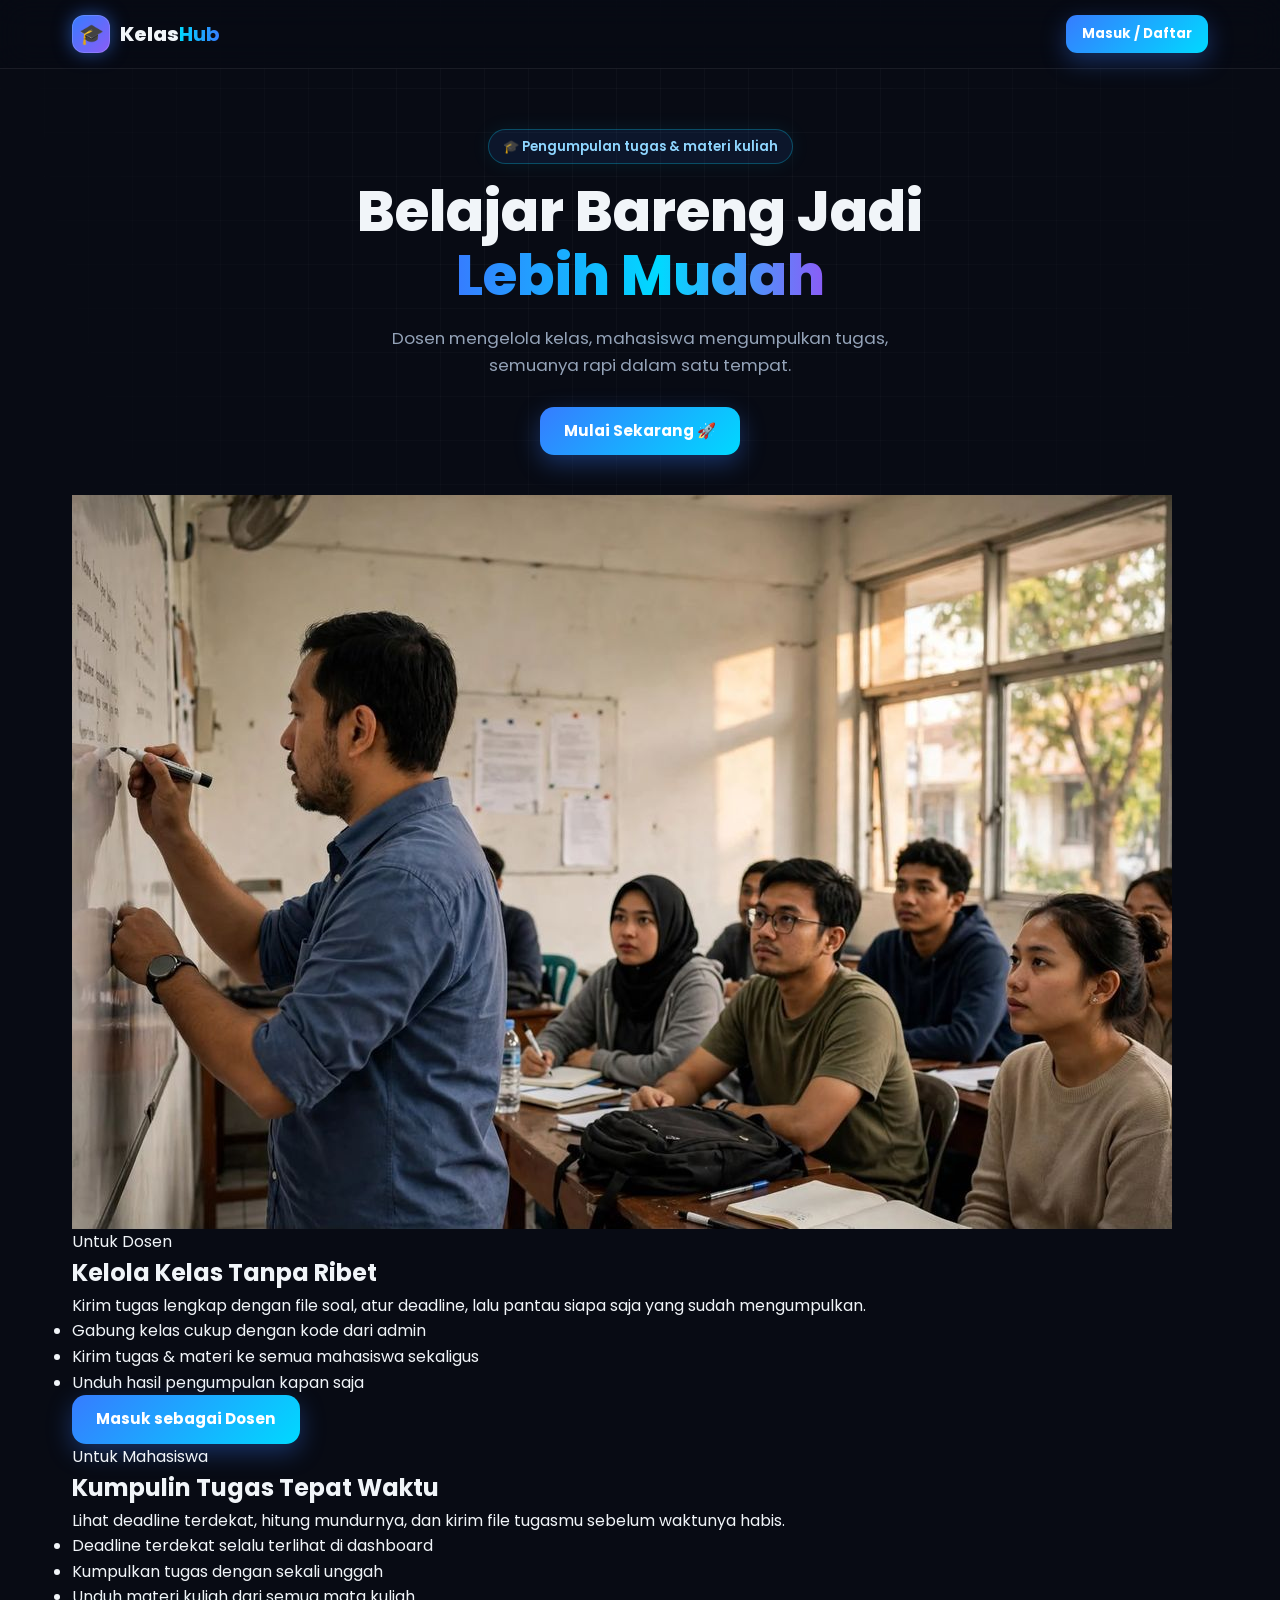
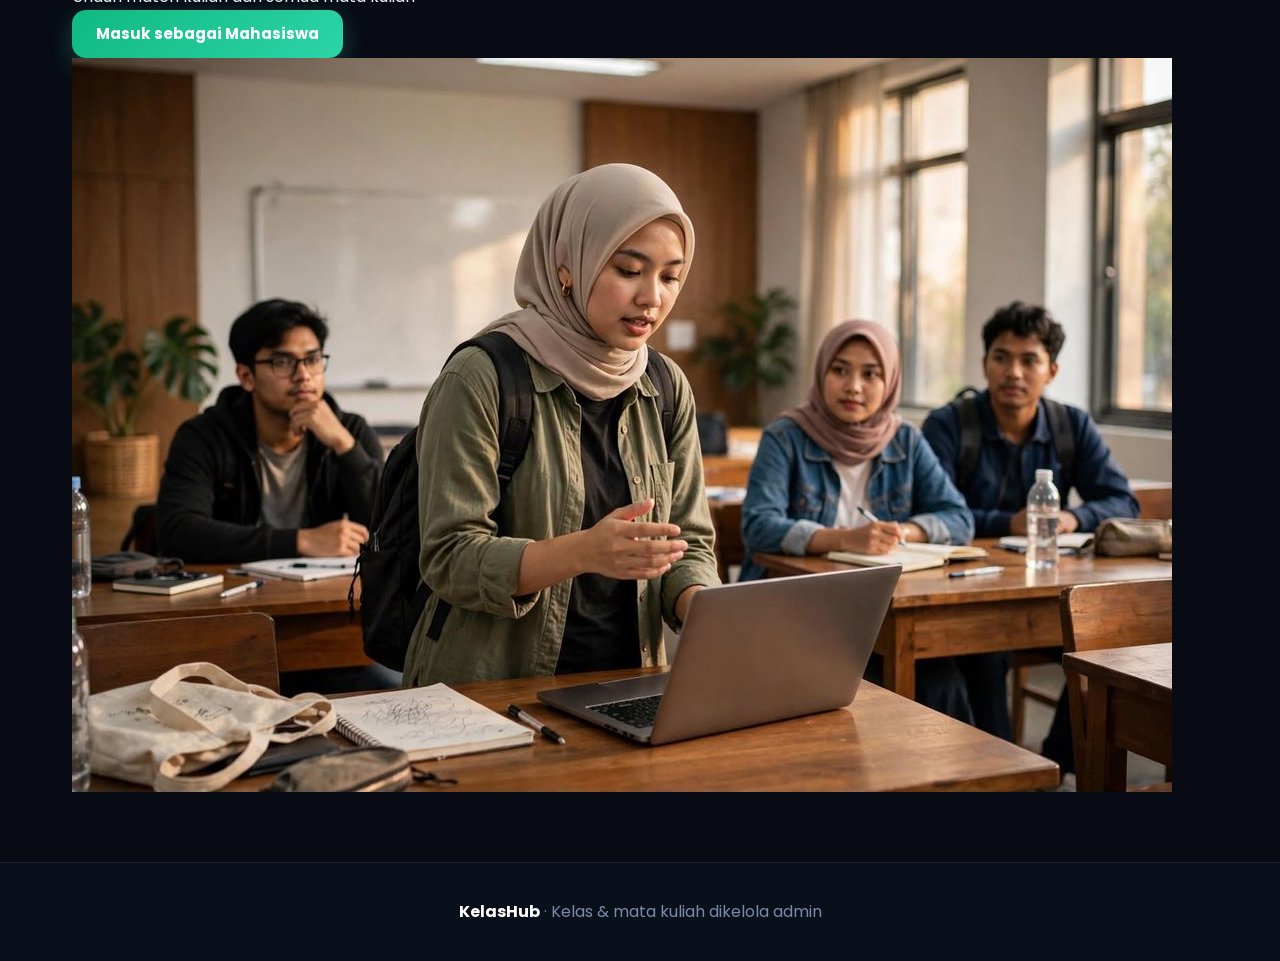
<file: landing.html>
<!DOCTYPE html>
<html lang="id">
<head>
<meta charset="UTF-8">
<meta name="viewport" content="width=device-width,initial-scale=1">
<title>KelasHub — Belajar Bareng Jadi Lebih Mudah</title>
<link rel="preconnect" href="https://fonts.googleapis.com">
<link href="https://fonts.googleapis.com/css2?family=Poppins:wght@400;500;600;700;800&display=swap" rel="stylesheet">
<link rel="stylesheet" href="css/style.css">
</head>
<body>
<nav class="nav"><div class="wrap">
  <a href="landing.html" class="logo"><i>🎓</i><span>Kelas<b>Hub</b></span></a>
  <a href="login.html" class="btn sm">Masuk / Daftar</a>
</div></nav>

<header class="hero"><div class="wrap" style="grid-template-columns:1fr">
  <div style="text-align:center;max-width:720px;margin:0 auto">
    <span class="tag">🎓 Pengumpulan tugas &amp; materi kuliah</span>
    <h1>Belajar Bareng Jadi <span class="grad">Lebih Mudah</span></h1>
    <p style="margin:0 auto">Dosen mengelola kelas, mahasiswa mengumpulkan tugas, semuanya rapi dalam satu tempat.</p>
    <div class="cta" style="justify-content:center"><a href="login.html" class="btn">Mulai Sekarang 🚀</a></div>
  </div>
</div></header>

<!-- Untuk Dosen: foto kiri -->
<section class="lp-sec">
  <div class="wrap split">
    <img class="ph" src="img/08-foto-dosen-ngajar.jpg" alt="Dosen menulis di papan tulis saat mengajar" width="1100" height="734" loading="lazy">
    <div>
      <span class="kicker">Untuk Dosen</span>
      <h2>Kelola Kelas <span>Tanpa Ribet</span></h2>
      <p>Kirim tugas lengkap dengan file soal, atur deadline, lalu pantau siapa saja yang sudah mengumpulkan.</p>
      <ul>
        <li>Gabung kelas cukup dengan kode dari admin</li>
        <li>Kirim tugas &amp; materi ke semua mahasiswa sekaligus</li>
        <li>Unduh hasil pengumpulan kapan saja</li>
      </ul>
      <a href="login.html" class="btn">Masuk sebagai Dosen</a>
    </div>
  </div>
</section>

<!-- Untuk Mahasiswa: foto kanan -->
<section class="lp-sec alt">
  <div class="wrap split">
    <div>
      <span class="kicker">Untuk Mahasiswa</span>
      <h2>Kumpulin Tugas <span>Tepat Waktu</span></h2>
      <p>Lihat deadline terdekat, hitung mundurnya, dan kirim file tugasmu sebelum waktunya habis.</p>
      <ul>
        <li>Deadline terdekat selalu terlihat di dashboard</li>
        <li>Kumpulkan tugas dengan sekali unggah</li>
        <li>Unduh materi kuliah dari semua mata kuliah</li>
      </ul>
      <a href="login.html" class="btn green">Masuk sebagai Mahasiswa</a>
    </div>
    <img class="ph" src="img/09-foto-presentasi.jpg" alt="Mahasiswi presentasi di depan kelas" width="1100" height="734" loading="lazy">
  </div>
</section>

<footer><div class="wrap"><b>KelasHub</b> · Kelas &amp; mata kuliah dikelola admin</div></footer>
</body>
</html>
</file>
<file: css/style.css>
/* ============================================================
   KELASHUB — DARK FUTURISTIC AI DASHBOARD (2026)
   Palet: bg #080B14 · card #121B2B · primary #367CFF
          accent #00D9FF · purple #8B5CF6 · text #F1F5F9
   ============================================================ */
:root{
  --p:#367CFF;            /* primary blue        */
  --p2:#00D9FF;           /* electric cyan       */
  --b:#367CFF;
  --g:#2DD4A7;            /* success green       */
  --o:#FBBF24;            /* warning amber       */
  --r:#F87171;            /* danger red          */
  --pk:#A78BFA;           /* purple accent       */
  --pu:#8B5CF6;
  --ink:#F1F5F9;          /* main text           */
  --mut:#94A3B8;          /* secondary text      */
  --bg:#080B14;           /* main background     */
  --bg2:#0E1422;          /* secondary bg        */
  --card:#121B2B;         /* card surface        */
  --line:rgba(255,255,255,0.08);
  --glass:linear-gradient(160deg,rgba(255,255,255,.05),rgba(255,255,255,.015));
  --glow:0 0 0 1px rgba(0,217,255,.12),0 10px 40px rgba(54,124,255,.18);
  --sh:0 10px 30px rgba(0,0,0,.35);
  --sh2:0 20px 60px rgba(0,0,0,.55);
  --rad:20px;
}
*{box-sizing:border-box;margin:0;padding:0}
html{scroll-behavior:smooth}
body{
  font-family:'Poppins','Segoe UI',system-ui,sans-serif;
  background:var(--bg);color:var(--ink);line-height:1.6;overflow-x:hidden;
}
/* subtle futuristic grid overlay */
body::before{
  content:"";position:fixed;inset:0;z-index:-2;pointer-events:none;
  background-image:
    linear-gradient(rgba(255,255,255,.028) 1px,transparent 1px),
    linear-gradient(90deg,rgba(255,255,255,.028) 1px,transparent 1px);
  background-size:44px 44px;
  -webkit-mask-image:radial-gradient(ellipse at 50% 0%,#000 25%,transparent 78%);
  mask-image:radial-gradient(ellipse at 50% 0%,#000 25%,transparent 78%);
}
::selection{background:rgba(0,217,255,.3);color:#fff}
::-webkit-scrollbar{width:10px;height:10px}
::-webkit-scrollbar-track{background:var(--bg)}
::-webkit-scrollbar-thumb{background:#1C2942;border-radius:99px}
::-webkit-scrollbar-thumb:hover{background:#27395e}
img{max-width:100%;display:block}
a{color:inherit;text-decoration:none}
button{font-family:inherit;cursor:pointer;border:0}

.wrap{max-width:1180px;margin:0 auto;padding:0 22px}

/* ---------- ambient glow blobs ---------- */
.blobs{position:fixed;inset:0;z-index:-1;overflow:hidden;pointer-events:none}
.blobs span{position:absolute;border-radius:50%;filter:blur(90px);opacity:.16;animation:float 16s ease-in-out infinite}
.blobs span:nth-child(1){width:460px;height:460px;background:#367CFF;top:-140px;left:-120px}
.blobs span:nth-child(2){width:400px;height:400px;background:#00D9FF;top:32%;right:-140px;animation-delay:-5s;opacity:.1}
.blobs span:nth-child(3){width:360px;height:360px;background:#8B5CF6;bottom:-120px;left:26%;animation-delay:-9s}
@keyframes float{0%,100%{transform:translate(0,0) scale(1)}50%{transform:translate(40px,-50px) scale(1.12)}}

/* ---------- navbar ---------- */
.nav{position:sticky;top:0;z-index:50;background:rgba(8,11,20,.72);backdrop-filter:blur(16px);-webkit-backdrop-filter:blur(16px);border-bottom:1px solid var(--line)}
.nav .wrap{display:flex;align-items:center;justify-content:space-between;height:68px}
.logo{display:flex;align-items:center;gap:10px;font-weight:800;font-size:1.25rem;color:var(--ink)}
.logo i{width:38px;height:38px;border-radius:12px;background:linear-gradient(135deg,var(--p),var(--pu));display:grid;place-items:center;color:#fff;font-style:normal;box-shadow:0 0 18px rgba(54,124,255,.55),inset 0 0 0 1px rgba(255,255,255,.15)}
.logo b{background:linear-gradient(90deg,var(--p2),var(--p));-webkit-background-clip:text;background-clip:text;color:transparent}
.links{display:flex;gap:6px;align-items:center}
.links a{padding:9px 18px;border-radius:999px;font-weight:600;font-size:.93rem;color:var(--mut);transition:.25s}
.links a:hover{background:rgba(54,124,255,.12);color:#9CC8FF}
.links a.on{background:linear-gradient(135deg,var(--p),var(--p2));color:#fff;box-shadow:0 0 16px rgba(0,217,255,.35)}
.burger{display:none;background:rgba(255,255,255,.06);color:var(--ink);width:42px;height:42px;border-radius:12px;font-size:1.3rem;border:1px solid var(--line)}

/* ---------- buttons ---------- */
.btn{display:inline-flex;align-items:center;gap:8px;padding:12px 24px;border-radius:14px;font-weight:700;font-size:.95rem;transition:.25s;background:linear-gradient(135deg,var(--p),var(--p2));color:#fff;box-shadow:0 8px 24px rgba(54,124,255,.35)}
.btn:hover{transform:translateY(-3px);box-shadow:0 12px 32px rgba(0,217,255,.45)}
.btn.sec{background:rgba(255,255,255,.04);color:#CFE4FF;box-shadow:inset 0 0 0 1.5px var(--line)}
.btn.sec:hover{box-shadow:inset 0 0 0 1.5px rgba(0,217,255,.5),0 0 18px rgba(0,217,255,.15)}
.btn.sm{padding:8px 16px;font-size:.84rem;border-radius:11px}
.btn.green{background:linear-gradient(135deg,#10B981,var(--g));box-shadow:0 8px 24px rgba(45,212,167,.3)}
.btn.red{background:rgba(248,113,113,.12);color:#FCA5A5;box-shadow:inset 0 0 0 1.5px rgba(248,113,113,.3)}
.btn.red:hover{box-shadow:inset 0 0 0 1.5px rgba(248,113,113,.55),0 0 16px rgba(248,113,113,.15)}
.btn:disabled{opacity:.5;cursor:not-allowed;transform:none}

/* ---------- hero (beranda) ---------- */
.hero{padding:60px 0 40px}
.hero .wrap{display:grid;grid-template-columns:1.1fr 1fr;gap:40px;align-items:center}
.tag{display:inline-block;background:rgba(54,124,255,.1);border:1px solid rgba(0,217,255,.28);padding:6px 14px;border-radius:999px;font-size:.82rem;font-weight:600;color:#8FD6FF;box-shadow:0 0 20px rgba(0,217,255,.08)}
.hero h1{font-size:clamp(2.1rem,5vw,3.5rem);line-height:1.15;margin:16px 0;font-weight:800;color:var(--ink)}
.grad{background:linear-gradient(90deg,var(--p),var(--p2) 55%,var(--pu));-webkit-background-clip:text;background-clip:text;color:transparent}
.hero p{color:var(--mut);font-size:1.05rem;max-width:520px}
.cta{display:flex;gap:14px;flex-wrap:wrap;margin-top:28px}
.hero-img{animation:bob 5s ease-in-out infinite;filter:drop-shadow(0 25px 50px rgba(54,124,255,.35))}
@keyframes bob{0%,100%{transform:translateY(0)}50%{transform:translateY(-16px)}}

/* ---------- page head ---------- */
.phead{padding:44px 0 18px}
.phead .wrap{display:grid;grid-template-columns:1fr 280px;gap:20px;align-items:center}
.phead h1{font-size:clamp(1.8rem,4vw,2.6rem);font-weight:800}
.phead p{color:var(--mut);max-width:560px;margin-top:6px}
.phead img{animation:bob 6s ease-in-out infinite;border-radius:24px;border:1px solid var(--line);box-shadow:0 0 40px rgba(54,124,255,.15)}

/* ---------- stats ---------- */
.stats{display:grid;grid-template-columns:repeat(4,1fr);gap:16px;margin:20px 0 10px}
.stat{background:var(--glass);backdrop-filter:blur(10px);border-radius:var(--rad);padding:20px;box-shadow:var(--sh);display:flex;align-items:center;gap:14px;transition:.3s;border:1px solid var(--line)}
.stat:hover{transform:translateY(-5px);border-color:rgba(0,217,255,.35);box-shadow:var(--glow)}
.stat .ic{width:52px;height:52px;border-radius:16px;display:grid;place-items:center;font-size:1.5rem;box-shadow:inset 0 0 0 1px rgba(255,255,255,.12)}
.stat b{display:block;font-size:1.7rem;line-height:1.1;color:#fff}
.stat small{color:var(--mut);font-weight:500}

/* ---------- sections ---------- */
.sec-t{display:flex;justify-content:space-between;align-items:center;flex-wrap:wrap;gap:12px;margin:38px 0 18px}
.sec-t h2{font-size:1.5rem;font-weight:800}
.sec-t h2 span{background:linear-gradient(90deg,var(--p),var(--p2));-webkit-background-clip:text;background-clip:text;color:transparent}

/* ---------- duo big cards (beranda) ---------- */
.duo{display:grid;grid-template-columns:1fr 1fr;gap:24px}
.big{position:relative;overflow:hidden;border-radius:28px;padding:34px;color:#fff;min-height:290px;transition:.35s;display:flex;flex-direction:column;justify-content:flex-end;border:1px solid rgba(255,255,255,.12)}
.big:hover{transform:translateY(-8px);box-shadow:0 24px 60px rgba(54,124,255,.3)}
.big.a{background:linear-gradient(135deg,#2E6BDE,#8B5CF6)}
.big.b{background:linear-gradient(135deg,#0E7490,#367CFF 120%)}
.big img{position:absolute;right:-10px;top:-6px;width:56%;transition:.4s}
.big:hover img{transform:scale(1.08) rotate(3deg)}
.big h3{font-size:1.7rem;font-weight:800;position:relative}
.big p{opacity:.92;max-width:300px;margin:6px 0 16px;position:relative}
.big .go{position:relative;background:rgba(8,11,20,.65);backdrop-filter:blur(8px);color:#8FD6FF;padding:9px 20px;border-radius:12px;font-weight:700;width:max-content;border:1px solid rgba(0,217,255,.3)}
.big.b .go{color:#5EEAD4;border-color:rgba(45,212,167,.35)}

/* ---------- steps ---------- */
.steps{display:grid;grid-template-columns:repeat(3,1fr);gap:18px}
.step{background:var(--glass);backdrop-filter:blur(10px);border-radius:var(--rad);padding:26px;border:1px solid var(--line);box-shadow:var(--sh);transition:.3s;position:relative}
.step:hover{transform:translateY(-6px);border-color:rgba(0,217,255,.3)}
.step em{font-style:normal;position:absolute;top:16px;right:20px;font-size:2.6rem;font-weight:800;color:rgba(255,255,255,.06)}
.step .e{font-size:2.2rem}
.step h4{margin:8px 0 4px;color:#fff}
.step p{color:var(--mut);font-size:.9rem}

/* ---------- feed ---------- */
.feed{background:var(--card);border-radius:var(--rad);border:1px solid var(--line);box-shadow:var(--sh);overflow:hidden}
.feed li{list-style:none;display:flex;gap:14px;align-items:center;padding:14px 20px;border-bottom:1px solid var(--line);transition:.2s}
.feed li:hover{background:rgba(255,255,255,.03)}
.feed li:last-child{border:0}
.feed .dot{width:40px;height:40px;border-radius:12px;display:grid;place-items:center;font-size:1.2rem;flex:none;box-shadow:inset 0 0 0 1px rgba(255,255,255,.1)}
.feed small{color:var(--mut);display:block}
.empty{text-align:center;padding:40px 20px;color:var(--mut)}
.empty img{width:200px;margin:0 auto 10px;opacity:.8}

/* ---------- toolbar ---------- */
.toolbar{display:flex;gap:12px;flex-wrap:wrap;align-items:center;margin-bottom:18px}
.tabs{display:flex;gap:6px;background:rgba(255,255,255,.04);padding:5px;border-radius:14px;border:1px solid var(--line);flex-wrap:wrap}
.tabs button{padding:8px 16px;border-radius:10px;background:transparent;font-weight:600;color:var(--mut);font-size:.88rem;transition:.2s}
.tabs button:hover{color:#CFE4FF}
.tabs button.on{background:linear-gradient(135deg,var(--p),var(--p2));color:#fff;box-shadow:0 0 14px rgba(0,217,255,.35)}
.search{flex:1;min-width:200px;position:relative}
.search input{width:100%;padding:12px 16px 12px 44px;border-radius:14px;border:1px solid var(--line);font:inherit;background:var(--bg2);color:var(--ink);outline:0;transition:.2s}
.search input::placeholder{color:#5B6B85}
.search input:focus{border-color:rgba(0,217,255,.55);box-shadow:0 0 0 4px rgba(0,217,255,.1)}
.search::before{content:"🔍";position:absolute;left:15px;top:50%;transform:translateY(-50%);opacity:.7}

/* ---------- task cards ---------- */
.grid{display:grid;grid-template-columns:repeat(auto-fill,minmax(320px,1fr));gap:20px}
.card{background:var(--card);border-radius:var(--rad);border:1px solid var(--line);box-shadow:var(--sh);padding:22px;transition:.3s;position:relative;overflow:hidden;animation:pop .5s both}
.card:hover{transform:translateY(-6px);border-color:rgba(0,217,255,.3);box-shadow:var(--glow)}
.card::before{content:"";position:absolute;left:0;top:0;right:0;height:5px;background:linear-gradient(90deg,var(--c,var(--p)),transparent)}
@keyframes pop{from{opacity:0;transform:translateY(18px) scale(.97)}to{opacity:1;transform:none}}
.card .top{display:flex;gap:14px;align-items:flex-start;margin-top:4px}
.card .em{width:54px;height:54px;border-radius:16px;display:grid;place-items:center;font-size:1.7rem;background:color-mix(in srgb,var(--c,var(--p)) 18%,transparent);box-shadow:inset 0 0 0 1px color-mix(in srgb,var(--c,var(--p)) 40%,transparent);flex:none}
.card h3{font-size:1.08rem;line-height:1.3;color:#fff}
.card .course{font-size:.8rem;color:var(--mut);font-weight:600}
.card .desc{color:var(--mut);font-size:.88rem;margin:12px 0;min-height:42px}
.badge{display:inline-flex;align-items:center;gap:5px;padding:4px 12px;border-radius:999px;font-size:.76rem;font-weight:700}
.badge.ok{background:rgba(45,212,167,.13);color:#34D3A6}
.badge.wait{background:rgba(251,191,36,.13);color:#FBBF24}
.badge.late{background:rgba(248,113,113,.13);color:#F87171}
.badge.info{background:rgba(54,124,255,.16);color:#7CC4FF}
.badge.p{background:rgba(139,92,246,.16);color:#B79CFF}
.row{display:flex;justify-content:space-between;align-items:center;gap:10px;flex-wrap:wrap}
.cd{font-size:.82rem;font-weight:600;color:var(--mut)}
.cd.urgent{color:#F87171}
.bar{height:7px;background:rgba(255,255,255,.07);border-radius:99px;overflow:hidden;margin:10px 0 14px}
.bar i{display:block;height:100%;background:linear-gradient(90deg,var(--p),var(--p2));border-radius:99px;transition:width .8s;box-shadow:0 0 10px rgba(0,217,255,.5)}

/* ---------- material cards ---------- */
.mcard .ftype{width:60px;height:68px;border-radius:14px;display:grid;place-items:center;font-weight:800;color:#fff;font-size:.82rem;flex:none;position:relative;box-shadow:0 8px 18px rgba(0,0,0,.35)}
.mcard .ftype::after{content:"";position:absolute;right:0;top:0;border-style:solid;border-width:0 16px 16px 0;border-color:transparent rgba(255,255,255,.28) transparent transparent;border-top-right-radius:14px}
.meta{display:flex;gap:10px;flex-wrap:wrap;font-size:.78rem;color:var(--mut);margin-bottom:12px}
.like{background:rgba(244,114,182,.1);color:#F472B6;border-radius:11px;padding:8px 14px;font-weight:700;font-size:.84rem;transition:.2s;box-shadow:inset 0 0 0 1px rgba(244,114,182,.25)}
.like:hover{transform:scale(1.08)}
.like.on{background:linear-gradient(135deg,#EC4899,#F472B6);color:#fff}

/* ---------- modal ---------- */
.ov{position:fixed;inset:0;background:rgba(4,6,12,.7);backdrop-filter:blur(8px);-webkit-backdrop-filter:blur(8px);z-index:100;display:none;align-items:center;justify-content:center;padding:18px}
.ov.show{display:flex}
.modal{background:rgba(18,27,43,.92);backdrop-filter:blur(20px);-webkit-backdrop-filter:blur(20px);border:1px solid var(--line);border-radius:26px;width:100%;max-width:520px;max-height:92vh;overflow:auto;padding:30px;animation:pop .35s both;box-shadow:0 30px 80px rgba(0,0,0,.6),0 0 60px rgba(54,124,255,.12)}
.modal h3{font-size:1.4rem;margin-bottom:4px;color:#fff}
.modal .sub{color:var(--mut);font-size:.9rem;margin-bottom:18px}
.fg{margin-bottom:14px}
.fg label{display:block;font-weight:600;font-size:.85rem;margin-bottom:6px;color:#C7D2E4}
.fg input,.fg select,.fg textarea{width:100%;padding:12px 14px;border-radius:12px;border:1.5px solid var(--line);font:inherit;outline:0;background:var(--bg2);color:var(--ink);transition:.2s}
.fg input::placeholder,.fg textarea::placeholder{color:#5B6B85}
.fg input:focus,.fg select:focus,.fg textarea:focus{border-color:rgba(0,217,255,.6);box-shadow:0 0 0 4px rgba(0,217,255,.1)}
.fg textarea{resize:vertical;min-height:80px}
.two{display:grid;grid-template-columns:1fr 1fr;gap:12px}
.drop{border:2px dashed rgba(0,217,255,.4);background:rgba(0,217,255,.04);border-radius:18px;padding:26px 16px;text-align:center;transition:.25s;cursor:pointer;color:var(--ink)}
.drop:hover,.drop.over{background:rgba(0,217,255,.09);transform:scale(1.015);border-color:var(--p2)}
.drop .big-e{font-size:2.4rem;display:block;animation:bob 3s ease-in-out infinite}
.drop small{color:var(--mut)}
.drop b.fn{display:block;margin-top:6px;color:var(--p2);word-break:break-all}
.macts{display:flex;gap:10px;justify-content:flex-end;margin-top:20px}

/* ---------- history / list rows ---------- */
.hist{background:var(--card);border-radius:var(--rad);border:1px solid var(--line);box-shadow:var(--sh);overflow:hidden}
.hist .it{display:flex;gap:14px;align-items:center;padding:16px 20px;border-bottom:1px solid var(--line);flex-wrap:wrap;transition:.2s}
.hist .it:hover{background:rgba(255,255,255,.025)}
.hist .it:last-child{border:0}
.hist .it .grow{flex:1;min-width:180px}
.hist .it small{color:var(--mut)}
.hist .it select{padding:9px 12px;border-radius:12px;border:1.5px solid var(--line);font:inherit;background:var(--bg2);color:var(--ink);outline:0}
.hist .it select:focus{border-color:rgba(0,217,255,.55)}

/* ---------- toast + confetti ---------- */
.toasts{position:fixed;right:20px;bottom:20px;z-index:200;display:flex;flex-direction:column;gap:10px}
.toast{background:#1A2438;color:#fff;padding:14px 20px;border-radius:14px;font-weight:600;font-size:.9rem;box-shadow:var(--sh2);animation:slide .4s both;border:1px solid var(--line)}
.toast.ok{background:linear-gradient(135deg,#0D9488,#10B981)}
.toast.err{background:linear-gradient(135deg,#DC2626,#F43F5E)}
@keyframes slide{from{opacity:0;transform:translateX(60px)}to{opacity:1;transform:none}}
.cf{position:fixed;top:-20px;width:10px;height:14px;z-index:300;pointer-events:none;animation:fall linear forwards}
@keyframes fall{to{transform:translateY(105vh) rotate(720deg);opacity:.8}}

/* ---------- reveal ---------- */
.rv{opacity:0;transform:translateY(30px);transition:.7s}
.rv.in{opacity:1;transform:none}

/* ---------- footer ---------- */
footer{margin-top:70px;background:#0A0F1C;border-top:1px solid var(--line);color:#7C8BA5;padding:36px 0;text-align:center}
footer b{color:#fff}
footer a{color:var(--p2)!important}

/* ---------- responsive ---------- */
@media(max-width:860px){
  .hero .wrap,.phead .wrap,.duo,.steps{grid-template-columns:1fr}
  .phead img{max-width:200px;margin:0 auto;order:-1}
  .stats{grid-template-columns:1fr 1fr}
  .burger{display:block}
  .links{display:none;position:absolute;top:68px;left:0;right:0;background:rgba(10,15,28,.97);backdrop-filter:blur(18px);flex-direction:column;padding:14px;border-bottom:1px solid var(--line);align-items:stretch}
  .links.open{display:flex}
  .links a.cls{max-width:100%}
  .big img{width:44%}
}
@media(max-width:520px){.two{grid-template-columns:1fr}.grid{grid-template-columns:1fr}.stats{grid-template-columns:1fr}}

/* ===== akun, login, mata kuliah ===== */
.uchip{display:flex;align-items:center;gap:9px;padding:4px 14px 4px 5px;background:rgba(255,255,255,.04);border:1px solid var(--line);border-radius:999px;margin-left:6px;font-weight:600;font-size:.85rem;line-height:1.2;color:var(--ink)}
.uchip i{width:32px;height:32px;border-radius:50%;background:linear-gradient(135deg,var(--pu),var(--p));color:#fff;display:grid;place-items:center;font-style:normal;font-weight:800}
.uchip small{display:block;color:var(--mut);font-weight:500;font-size:.7rem}
.links .btn{margin-left:6px}
.chips{display:flex;flex-wrap:wrap;gap:10px}
.chip{display:inline-flex;align-items:center;gap:8px;padding:10px 18px;background:var(--card);border:1px solid var(--line);border-radius:999px;font-weight:600;font-size:.9rem;box-shadow:var(--sh);transition:.25s;color:var(--ink)}
.chip:hover{transform:translateY(-3px);border-color:rgba(0,217,255,.4)}
.note{background:rgba(251,191,36,.08);border:1px solid rgba(251,191,36,.25);color:#FCD34D;padding:12px 16px;border-radius:14px;font-size:.88rem;margin-bottom:16px}
.cgrid{display:grid;grid-template-columns:repeat(auto-fill,minmax(260px,1fr));gap:18px}
.ccard{padding:0;overflow:hidden}
.ccard .hd{padding:22px;color:#fff;background:var(--c);position:relative}
.ccard .hd::after{content:"";position:absolute;right:-30px;top:-30px;width:110px;height:110px;border-radius:50%;background:rgba(255,255,255,.14)}
.ccard .hd .em2{font-size:2.2rem}
.ccard .hd h3{font-size:1.1rem;margin-top:6px;position:relative}
.ccard .hd small{opacity:.9;position:relative}
.ccard .bd{padding:16px 22px 20px}
.ccard .nums{display:flex;gap:18px;margin-bottom:14px;color:var(--mut);font-size:.85rem}
.ccard .nums b{display:block;font-size:1.3rem;color:var(--ink)}
.formrow{background:var(--card);border:1px solid var(--line);border-radius:var(--rad);padding:22px;box-shadow:var(--sh);display:grid;grid-template-columns:2fr 1fr 90px 90px auto;gap:12px;align-items:end;margin-bottom:22px}
.formrow .fg{margin:0}
.formrow input[type=color]{padding:3px;height:46px;background:var(--bg2);border:1.5px solid var(--line)}

/* ===== login / auth ===== */
.auth{min-height:100vh;display:grid;grid-template-columns:1.05fr 1fr}
.auth-l{background:radial-gradient(1200px 600px at 20% 10%,rgba(54,124,255,.28),transparent 60%),radial-gradient(900px 500px at 90% 90%,rgba(139,92,246,.24),transparent 60%),linear-gradient(160deg,#0B1220,#080B14);color:#fff;padding:50px;display:flex;flex-direction:column;justify-content:center;position:relative;overflow:hidden;border-right:1px solid var(--line)}
.auth-l::before,.auth-l::after{content:"";position:absolute;border-radius:50%}
.auth-l::before{width:340px;height:340px;right:-120px;top:-100px;background:rgba(0,217,255,.1);filter:blur(60px)}
.auth-l::after{width:260px;height:260px;left:-90px;bottom:-80px;background:rgba(54,124,255,.12);filter:blur(60px)}
.auth-l .logo{color:#fff;position:relative}
.auth-l .logo b{background:none;color:var(--p2);-webkit-text-fill-color:var(--p2)}
.auth-l img{max-width:420px;width:100%;margin:26px auto;animation:bob 5s ease-in-out infinite;position:relative;filter:drop-shadow(0 25px 50px rgba(54,124,255,.35))}
.auth-l h2{font-size:2rem;line-height:1.2;position:relative;color:#fff}
.auth-l p{opacity:.85;max-width:440px;margin-top:8px;position:relative;color:#9FB2CC}
.auth-r{display:grid;place-items:center;padding:30px 20px;background:var(--bg)}
.abox{width:100%;max-width:440px;background:rgba(18,27,43,.85);backdrop-filter:blur(20px);border-radius:28px;padding:34px;box-shadow:var(--sh2);border:1px solid var(--line)}
.abox h1{font-size:1.7rem;color:#fff}
.abox .tabs{margin:18px 0 20px;width:100%}
.abox .tabs button{flex:1}
.roles{display:grid;grid-template-columns:1fr 1fr;gap:10px}
.roles label{border:2px solid var(--line);border-radius:14px;padding:12px;cursor:pointer;text-align:center;font-weight:600;font-size:.85rem;transition:.2s;margin:0!important;color:var(--ink)}
.roles label small{display:block;font-weight:400;color:var(--mut);font-size:.72rem}
.roles input{display:none}
.roles input:checked+span{color:#8FD6FF}
.roles label:has(input:checked){border-color:rgba(0,217,255,.55);background:rgba(0,217,255,.07);box-shadow:0 0 0 4px rgba(0,217,255,.08)}
.err{color:#F87171;font-size:.85rem;margin:0 0 10px;min-height:1.2em}
.hide{display:none!important}

/* ===== admin kelola ===== */
.formrow.six{grid-template-columns:2fr 1fr 1.6fr 80px 80px auto}
.two-col{display:grid;grid-template-columns:1.5fr 1fr;gap:20px;align-items:start}
.panel{background:var(--card);border:1px solid var(--line);border-radius:var(--rad);padding:24px;box-shadow:var(--sh)}
.panel h3{margin-bottom:4px;color:#fff}
.panel .sub{color:var(--mut);font-size:.88rem;margin-bottom:16px}
.attach{display:flex;align-items:center;justify-content:space-between;gap:10px;background:rgba(54,124,255,.07);border:1px dashed rgba(0,217,255,.4);border-radius:12px;padding:8px 12px;margin:-2px 0 12px;font-size:.84rem;font-weight:600;word-break:break-all;color:var(--ink)}
.attach small{color:var(--mut);font-weight:500}
.links a.cls{max-width:190px;overflow:hidden;text-overflow:ellipsis;white-space:nowrap;background:rgba(255,255,255,.05);color:#8FD6FF}
.links a.cls.on{background:linear-gradient(135deg,var(--p),var(--p2));color:#fff}
.code{display:inline-flex;align-items:center;gap:8px;font-family:ui-monospace,Consolas,monospace;font-weight:800;letter-spacing:.18em;background:rgba(54,124,255,.12);color:#8FD6FF;padding:6px 6px 6px 14px;border-radius:12px;font-size:.95rem;box-shadow:inset 0 0 0 1px rgba(0,217,255,.2)}
.code button{background:var(--bg2);color:var(--p2);border-radius:9px;padding:4px 10px;font-size:.75rem;font-weight:700;letter-spacing:0;border:1px solid var(--line)}

@media(max-width:860px){
  .auth{grid-template-columns:1fr}
  .auth-l{padding:28px;min-height:auto}
  .auth-l img{max-width:240px;margin:12px auto}
  .formrow{grid-template-columns:1fr 1fr}
  .formrow.six{grid-template-columns:1fr 1fr}
  .uchip{margin:6px 0}
  .links .btn{margin:6px 0 0}
  .two-col{grid-template-columns:1fr}
}
@media(max-width:520px){.formrow,.formrow.six{grid-template-columns:1fr}}
</file>
